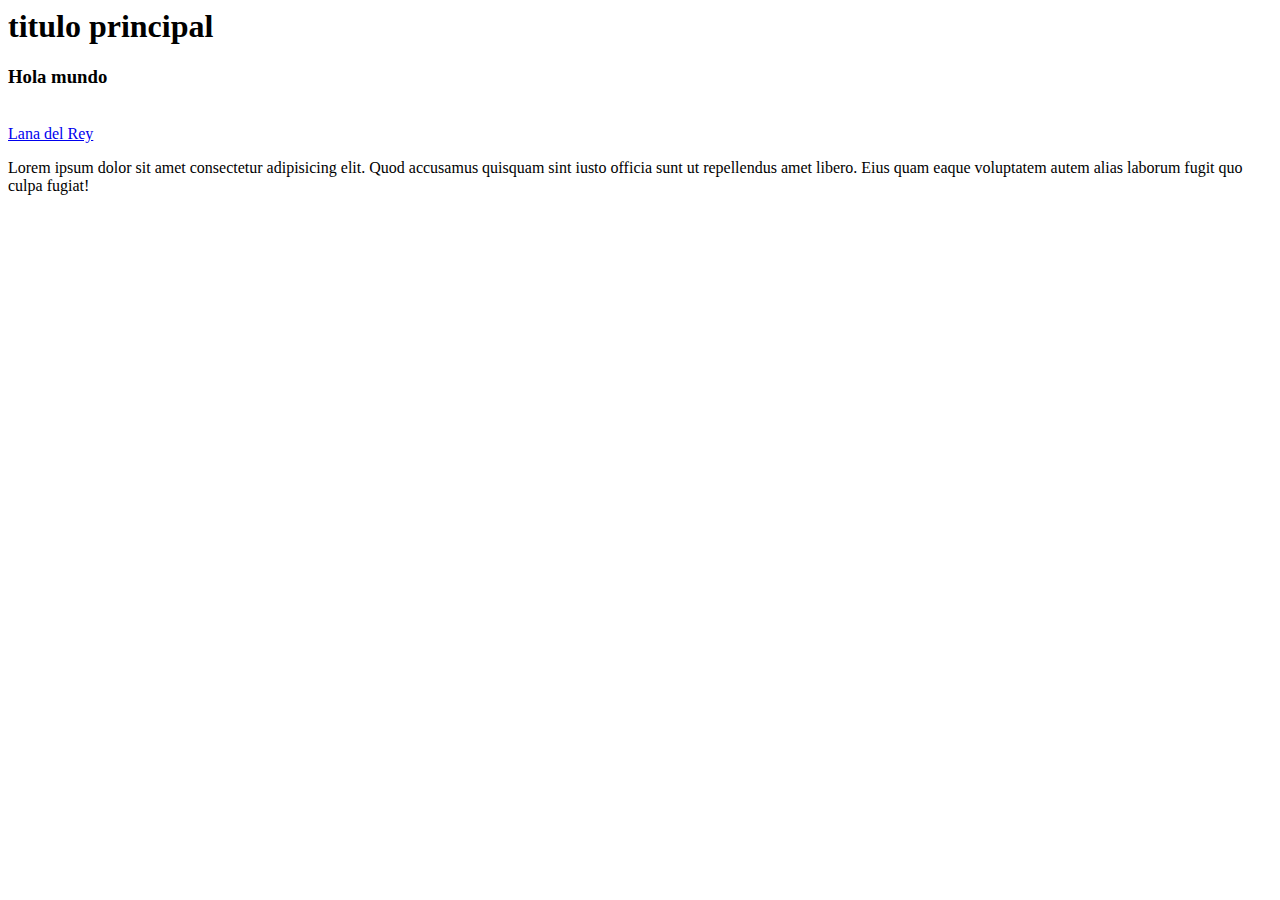
<file: INDEX.html>
<html>   
</html>
<head>
<title>Esta es mi primera pagina web</title>
    <head>
<body>
    <h1>titulo principal</h1>
    <h3>Hola mundo</h3>
    <br>
    
    <a href="artistas/lana de rey.html"> Lana del Rey

    </a>
    <p>Lorem ipsum dolor sit amet consectetur adipisicing elit. Quod accusamus quisquam sint iusto officia sunt ut repellendus amet libero. Eius quam eaque voluptatem autem alias laborum fugit quo culpa fugiat!</p>
</file>
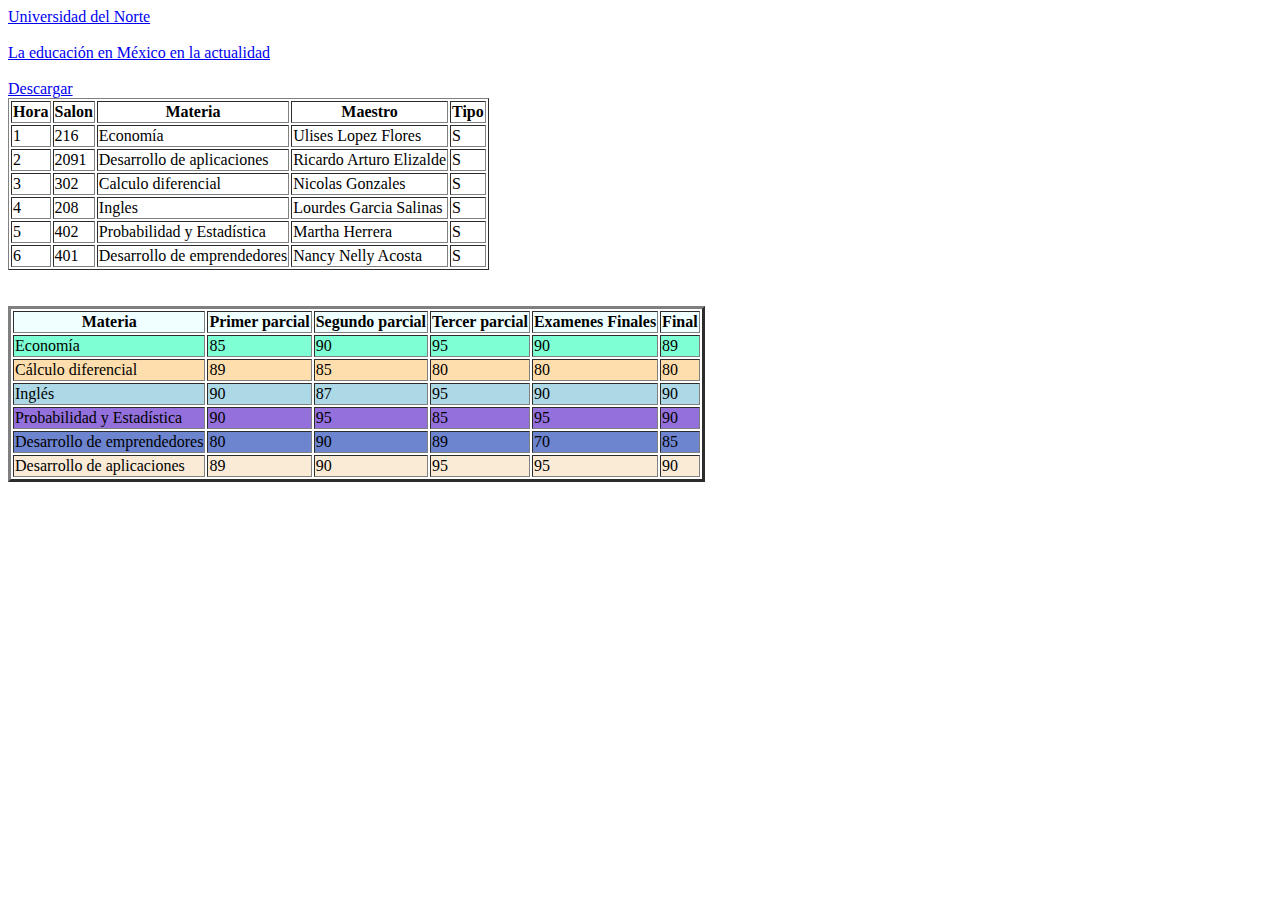
<file: academico.html>
<!DOCTYPE html>
<html lang="en">
<head>
    <meta charset="UTF-8">
    <meta name="viewport" content="width=device-width, initial-scale=1.0">
<title>Academico</title>
</head>
<body>
    <a href="https://www.un.edu.mx/" target="_blank">Universidad del Norte</a>
<br>
<br>

    <a href="https://www.unicef.org/">La educación en México en la actualidad</a>
<br>
<br>
<a href="imagen/CENEFA.png" download="CENEFA.png"> Descargar 
    
<a href="Hola mundo.html"></a>
</a>
<!--Horario de clases-->
<table border="1">
    <tr>
        <th>Hora</th>
        <th>Salon</th>
        <th>Materia</th>
        <th>Maestro</th>
        <th>Tipo</th>
    </tr>
    <tr>
        <td>1</td>
        <td>216</td>
        <td>Economía</td>
        <td>Ulises Lopez Flores</td>
        <td>S</td>
    </tr>
<tr> 
    <td>2</td>
    <td>2091</td>
    <td>Desarrollo de aplicaciones</td>
    <td>Ricardo Arturo Elizalde</td>
    <td>S</td>
</tr>
<tr>
    <td>3</td>
    <td>302</td>
    <td>Calculo diferencial</td>
    <td>Nicolas Gonzales</td>
    <td>S</td>
</tr>
<tr>
    <td>4</td>
    <td>208</td>
    <td>Ingles</td>
    <td>Lourdes Garcia Salinas</td>
    <td>S</td>
</tr>
<tr>
    <td>5</td>
    <td>402</td>
    <td>Probabilidad y Estadística</td>
    <td>Martha Herrera</td>
    <td>S</td>
</tr>
<tr>
    <td>6</td>
    <td>401</td>
    <td>Desarrollo de emprendedores</td>
    <td>Nancy Nelly Acosta</td>
    <td>S</td>
</tr>

</table>
</body>
</html>

<br>
<br>
<!--Tabla avanzada-->
<table border="3">
    <thead style="background-color: azure;">
        <tr>
            <th>Materia</th>
            <th>Primer parcial</th>
            <th>Segundo parcial</th>
            <th>Tercer parcial</th>
            <th>Examenes Finales</th>
            <th>Final</th>
        </tr>
    </thead>
    <tbody style="background-color: aquamarine;">
        <tr>
            <td>Economía</td>
            <td>85</td>
            <td>90</td>
            <td>95</td>
            <td>90</td>
            <td>89</td>
        </tr>
    </tbody>
    <tfoot style="background-color: antiquewhite;">
        <tr>
            <td>Desarrollo de aplicaciones</td>
            <td>89</td>
            <td>90</td>
            <td>95</td>
            <td>95</td>
            <td>90</td>
        </tr>
    </tfoot>
    <tfoot style="background-color:navajowhite;">
        <tr>
            <td>Cálculo diferencial</td>
            <td>89</td>
            <td>85</td>
            <td>80</td>
            <td>80</td>
            <td>80</td>
        </tr>
    </tfoot>
    <tfoot style="background-color: lightblue;">
        <tr>
            <td>Inglés</td>
            <td>90</td>
            <td>87</td>
            <td>95</td>
            <td>90</td>
            <td>90</td>
        </tr>
    </tfoot>
    <tfoot style="background-color: mediumpurple;">
        <tr>
            <td>Probabilidad y Estadística</td>
            <td>90</td>
            <td>95</td>
            <td>85</td>
            <td>95</td>
            <td>90</td>
        </tr>
    </tfoot>
    <tfoot style="background-color: rgb(109, 132, 207);">
        <tr>
            <td>Desarrollo de emprendedores</td>
            <td>80</td>
            <td>90</td>
            <td>89</td>
            <td>70</td>
            <td>85</td>
        </tr>
    </tfoot>
</table>
</file>
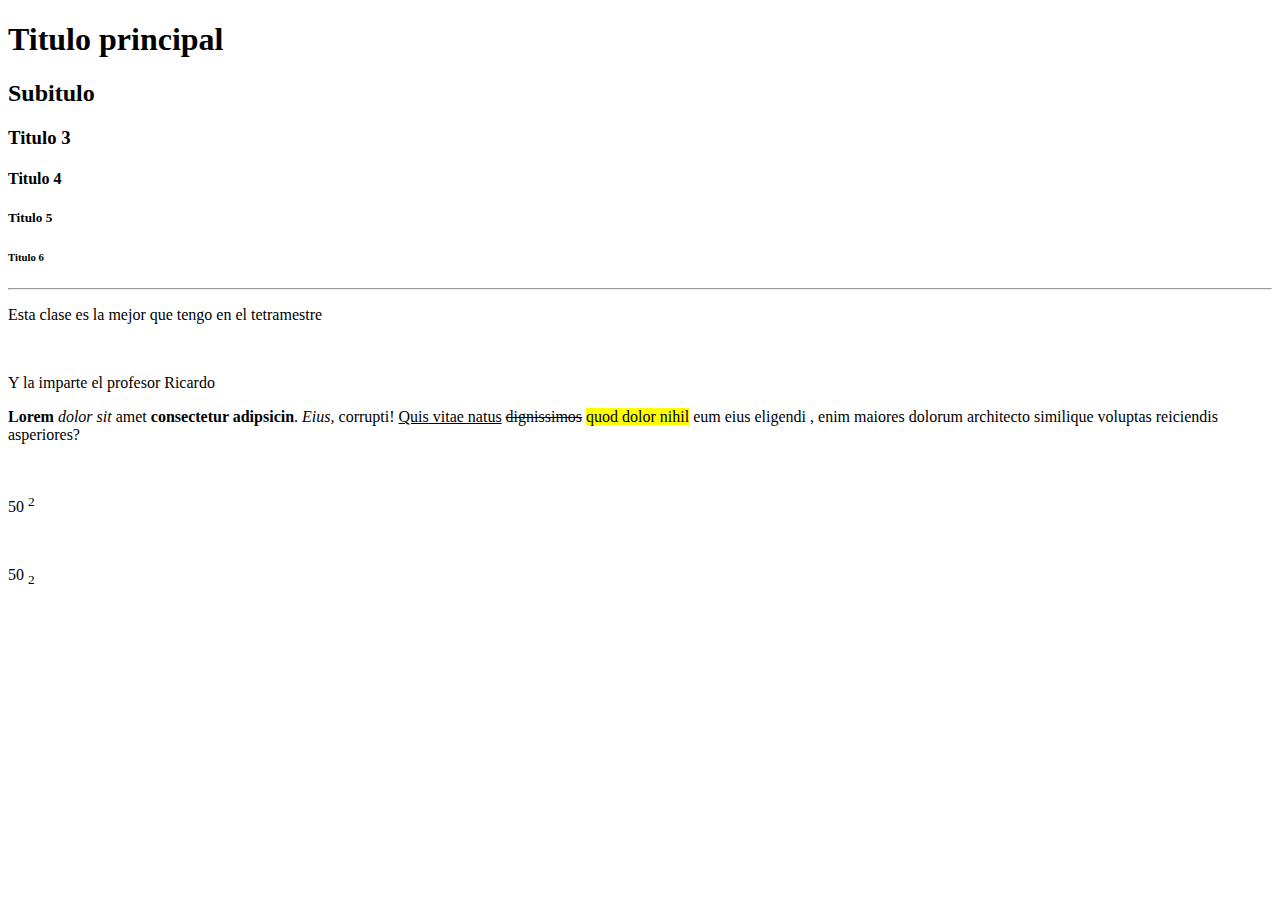
<file: Eti.html>
<!DOCTYPE html>
<html lang="en">
<head>
    <meta charset="UTF-8">
    <meta name="viewport" content="width=device-width, initial-scale=1.0">
    <title>Etiquetas de texto</title>
</head>
<body>
    <!--Aquí enlisto los tipos de tiutlos en HTMl-->
    <h1>Titulo principal</h1>
    <h2>Subitulo</h2>
    <h3>Titulo 3</h3>
    <h4>Titulo 4</h4>
    <h5>Titulo 5</h5>
    <h6>Titulo 6</h6>
    <hr>
    <p>Esta clase es la mejor que tengo en el tetramestre</p>
    <br>
    <p>Y la imparte el profesor Ricardo</p>
    <p> <strong> Lorem </strong> <em>dolor sit</em> amet <b>consectetur adipsicin</b>. <i> Eius,</i> corrupti! <u>Quis vitae natus</u> <s>dignissimos</s> <mark>quod dolor nihil</mark>  <span>eum eius eligendi</span> , enim maiores dolorum architecto similique voluptas reiciendis asperiores?</p>
    <br> 
    <p>50 <sup>2</sup></p>
    <br> 
    <p>50 <sub>2</sub></p>
</body>
</html>
</file>
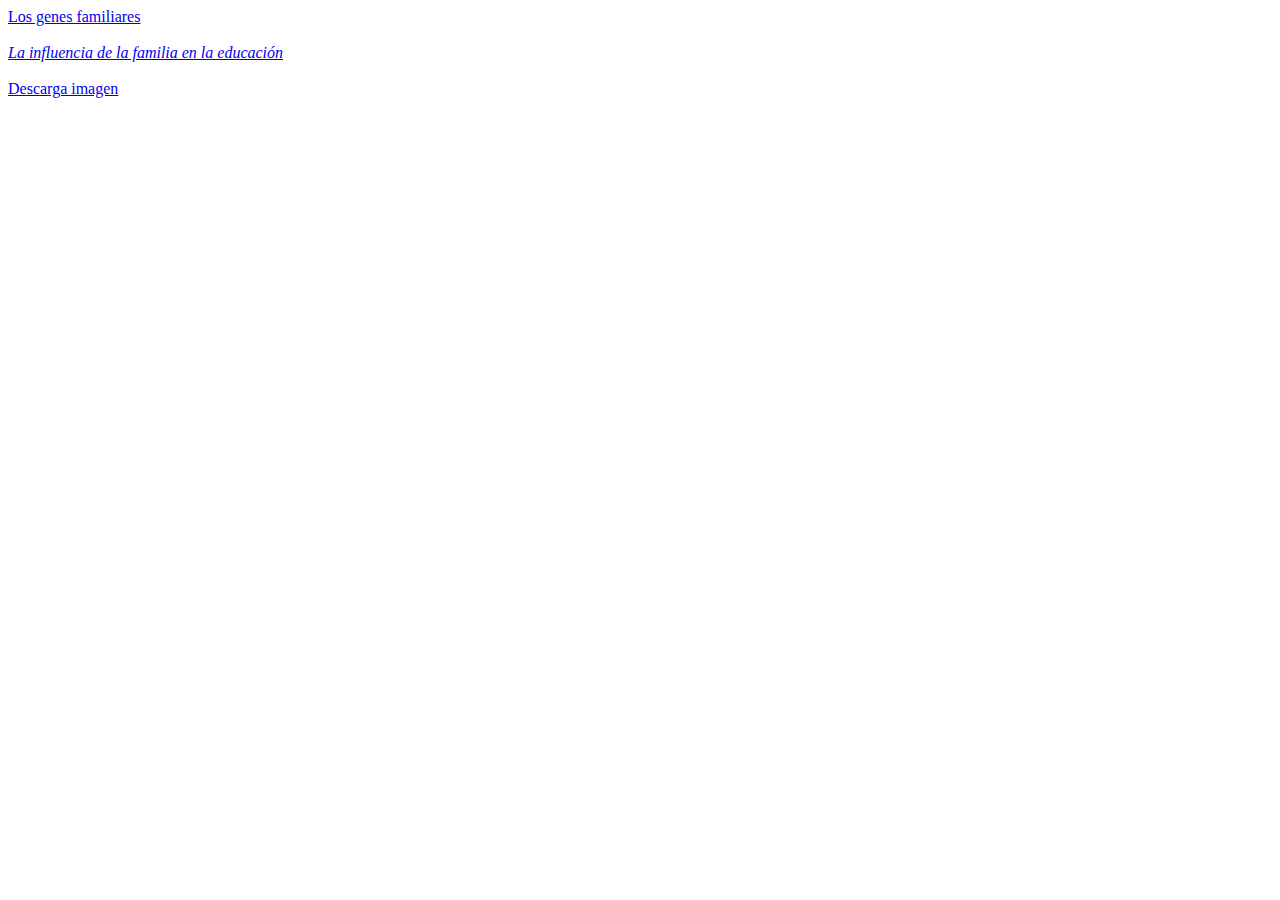
<file: familia.html>
<!DOCTYPE html>
<html lang="en">
<head>
    <meta charset="UTF-8">
    <meta name="viewport" content="width=device-width, initial-scale=1.0">
    <title>La Familia</title>
</head>
<body>
    <a href="https://www.genome.gov/">Los genes familiares</a>
    <br>
    <br>
    <a href="academico.html">
<em>La influencia de la familia en la educación</em>
    </a>
    <br>
    <br>
<a href="imagen/claraboya.webp" download="claraboya.webp"> Descarga imagen </a>

</body>
</html>
</file>
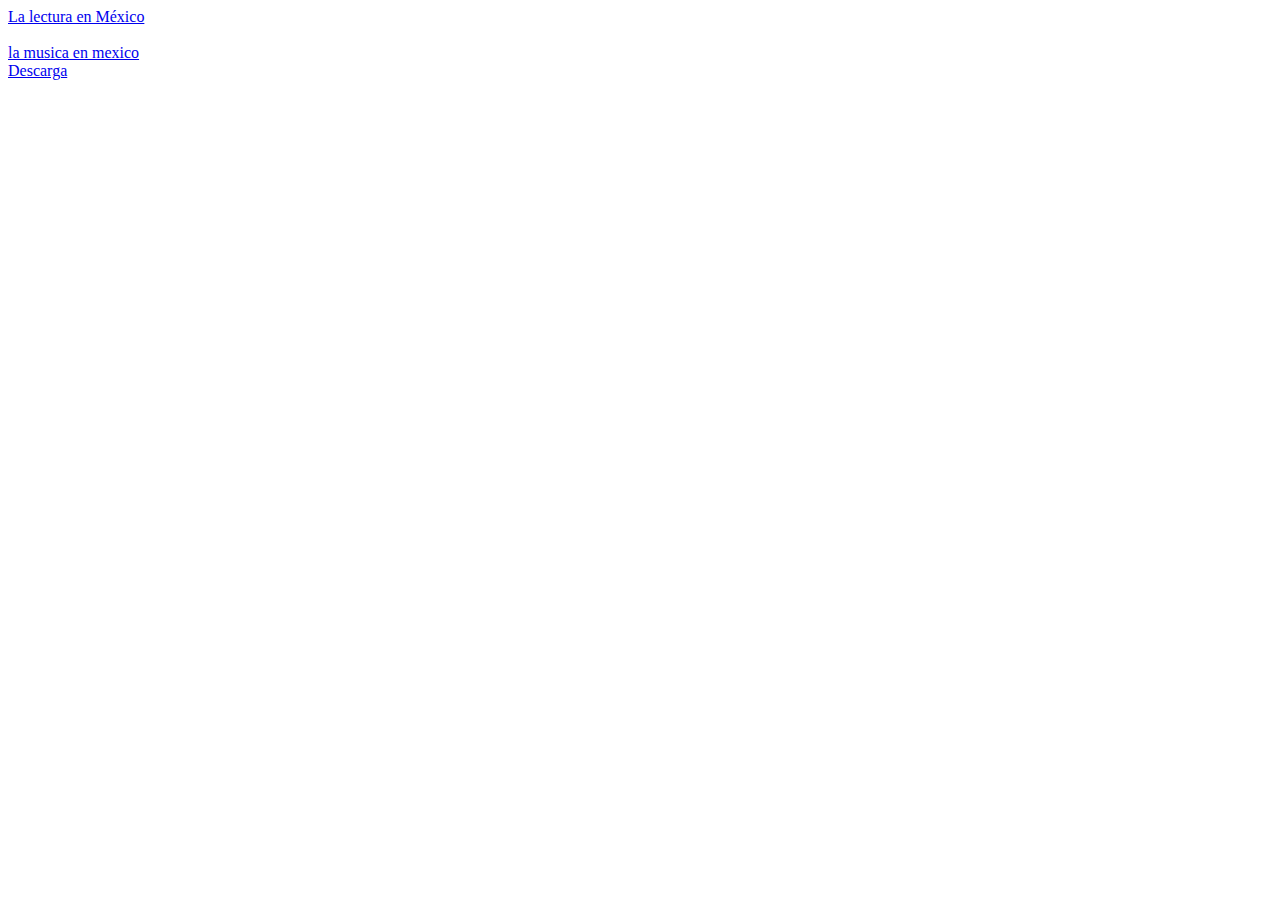
<file: hobies.html>
<!DOCTYPE html>
<html lang="en">
<head>
    <meta charset="UTF-8">
    <meta name="viewport" content="width=device-width, initial-scale=1.0">
    <title>Mis hobbies</title>
</head>
<body>
    <a href="https://www.importancia.cc/lectura/"> La lectura en México

    </a>
<br>
<br>

    <a href="https://www.espectaculosbcn.com/"> la musica en mexico </a>
    <br>
    <a href="imagen/cenefa.webp" download="imagen/cenefa.webp"> Descarga </a>
</body>
</html>
</file>
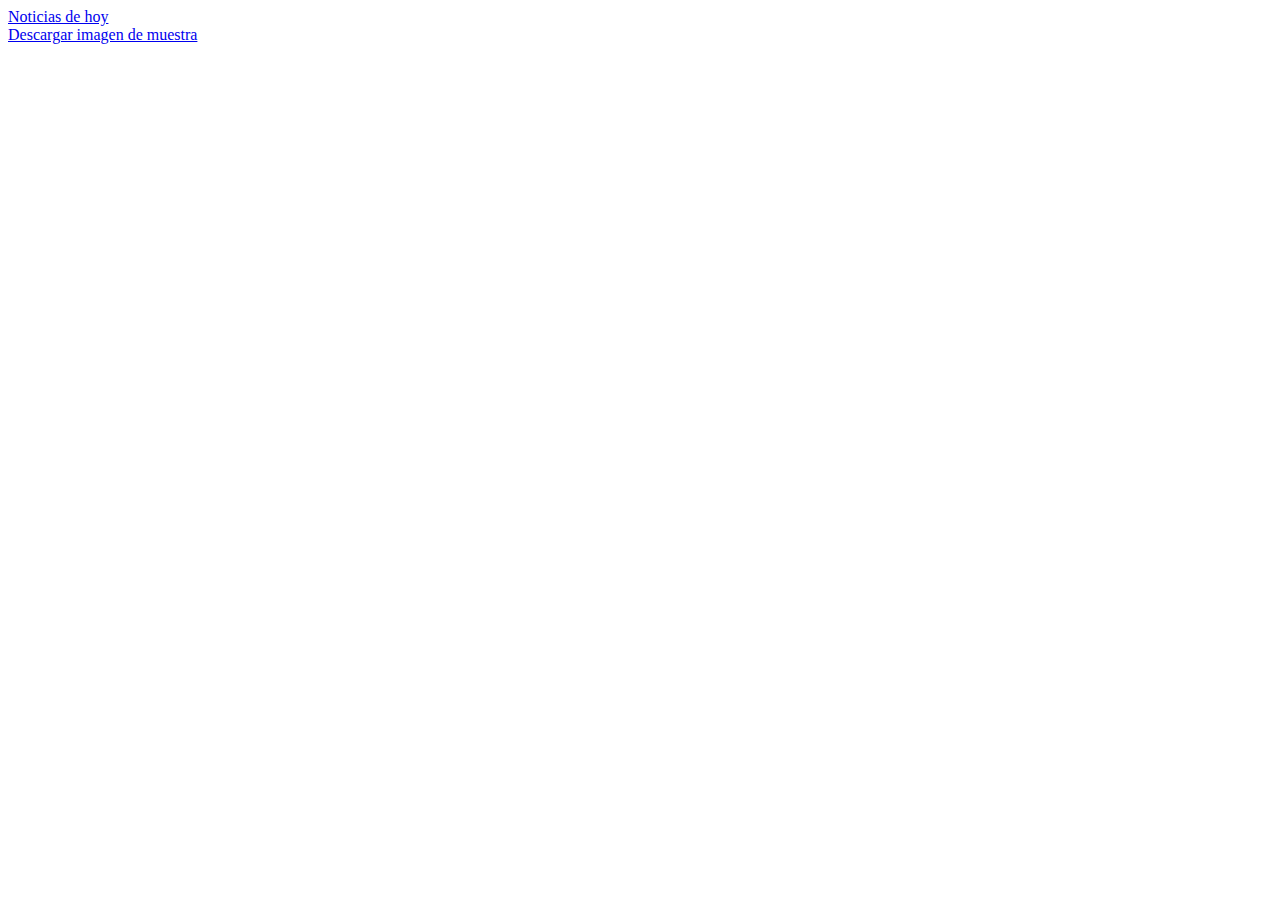
<file: Noticias.html>
<!DOCTYPE html>
<html lang="en">
<head>
    <meta charset="UTF-8">
    <meta name="viewport" content="width=device-width, initial-scale=1.0">
    <title>Noticias</title>
</head>
<body>
    <a href="https://www.eluniversal.com.mx/" target="_blank">Noticias de hoy</a>
<br>
<a href="imagen/kiosko.webp" download="kiosko.webp"> Descargar imagen de muestra

</a>
</body>
</html>
</file>
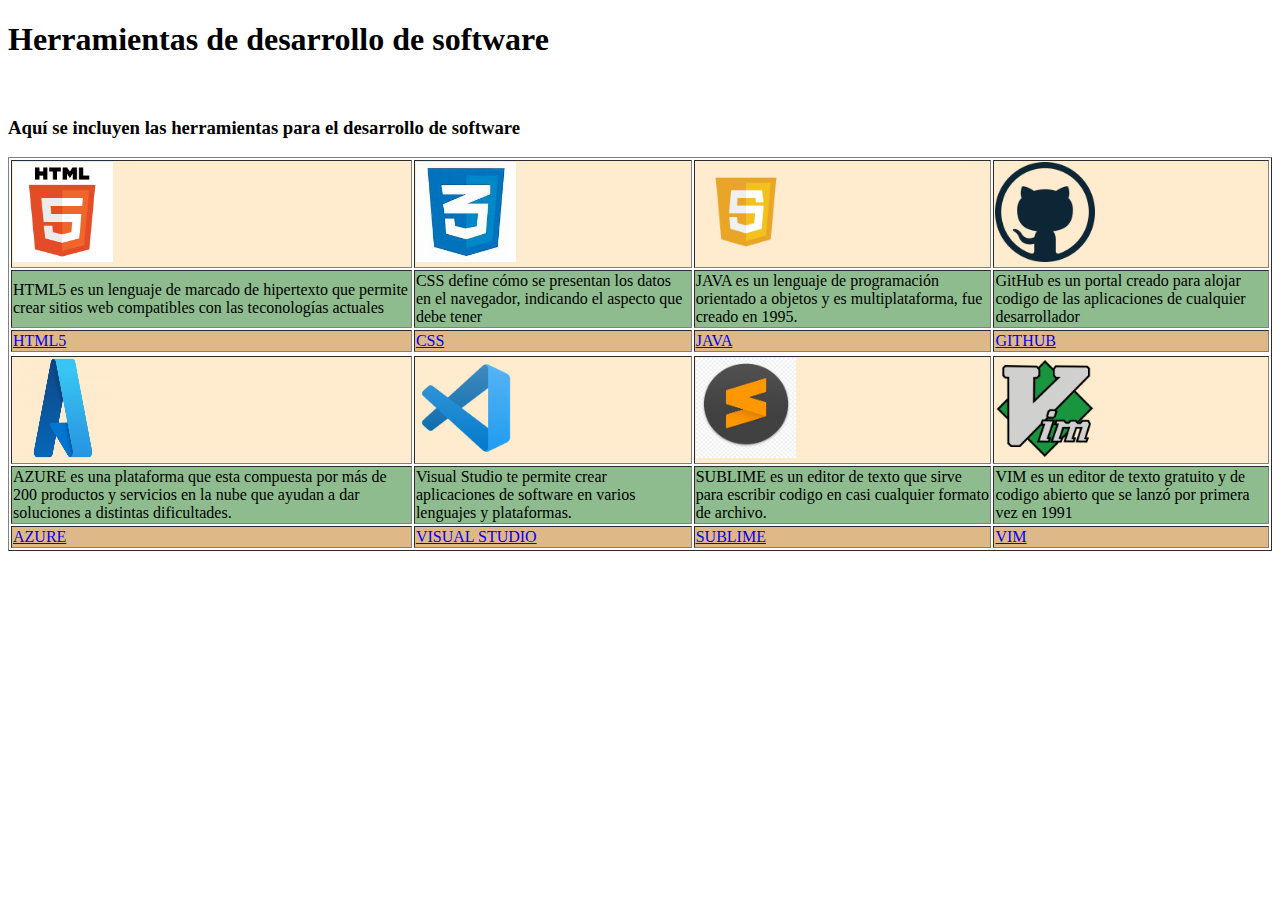
<file: academicoo.html/toolsdesoftware.html>
<!DOCTYPE html>
<html lang="en">
<head>
    <meta charset="UTF-8">
    <meta name="viewport" content="width=device-width, initial-scale=1.0">
    <title>Herramienas de Desarrollo</title>
</head>
<body>
    <h1>Herramientas de desarrollo de software</h1>
        <br>
        <h3> Aquí se incluyen las herramientas para el desarrollo de software</h3>
        
    <!--Se coloca la tabla de ejemplo-->
    <style>
        #border {color: khaki;}
    </style>
    <table border="1">

        <thead>

        </thead>
        <tbody style="background-color: snow;">
               <tr>
                <td style="background-color: blanchedalmond;">
                    <img src="../imagenes/html5-logo.png" width="100px" height="100px">
                </td>
                <td style="background-color: blanchedalmond;">
                    <img src="../imagenes/css.jpeg" width="100px" height="100px">
                </td>
                <td style="background-color: blanchedalmond;">
                    <img src="../imagenes/java.png" width="100px" height="100px">
                </td>
                <td style="background-color: blanchedalmond;">
                    <img src="../imagenes/github.png" width="100px" height="100px">
                </td>
             </tr>
<tr> 
     <td style="background-color: darkseagreen;">HTML5 es un lenguaje de marcado de hipertexto que permite crear sitios web compatibles con las teconologías actuales</td>
    
    <td style="background-color: darkseagreen;">CSS define cómo se presentan los datos en el navegador, indicando el aspecto que debe tener</td>
    
    <td style="background-color: darkseagreen;">JAVA es un lenguaje de programación orientado a objetos y es multiplataforma, fue creado en 1995.</td>
    
    <td style="background-color: darkseagreen;">GitHub es un portal creado para alojar codigo de las aplicaciones de cualquier desarrollador</td>
    
</tr>
            <tr>
                <td style="background-color: burlywood;">
                    <a href="https://desarrolladoresweb.org/"> HTML5 </a>  
                </td>
                <td style="background-color: burlywood;">
                    <a href="https://ebac.mx/"> CSS</a>
                </td>
                <td style="background-color: burlywood;">
                    <a href="https://www.java.com/"> JAVA</a>
                </td>
                <td style="background-color: burlywood;">
                    <a href="https://www.xataka.com/"> GITHUB</a>
                </td>
                

            </tr>
            <tr>
                
            </tr>
            <tr>
                <td style="background-color: blanchedalmond;">
                    <img src="../imagenes/Azure.png" width="100px" height="100px">
                </td>
                <td style="background-color: blanchedalmond;">
                    <img src="../imagenes/visual studio.png" width="100px" height="100px">
                </td>
                <td style="background-color: blanchedalmond;">
                    <img src="../imagenes/sublime.png" width="100px" height="100px">
                </td>
                <td style="background-color: blanchedalmond;">
                    <img src="../imagenes/vim-icon-4.png" width="100px" height="100px">
                </td>
                

             </tr>
<tr> 
    <td style="background-color: darkseagreen;">AZURE es una plataforma que esta compuesta por más de 200 productos y servicios en la nube que ayudan a dar soluciones a distintas dificultades. </td>
    
    <td style="background-color: darkseagreen;">Visual Studio te permite crear aplicaciones de software en varios lenguajes y plataformas. </td>
    
    <td style="background-color: darkseagreen;">SUBLIME es un editor de texto que sirve para escribir codigo en casi cualquier formato de archivo. </td>
    
    <td style="background-color: darkseagreen;">VIM es un editor de texto gratuito y de codigo abierto que se lanzó por primera vez en 1991</td>
    
</tr>
            <tr>
                <td style="background-color: burlywood;">
                <a href="https://azure.microsoft.com/"> AZURE</a>
                </td>
                <td style="background-color: burlywood;">
                    <a href="https://www.arimetrics.com/"> VISUAL STUDIO</a>
                </td>
                <td style="background-color: burlywood;">
                    <a href="https://www.codedonostia.com/">SUBLIME</a>
                </td>
                <td style="background-color: burlywood;">
                    <a href="https://ciberninjas.com/">VIM</a>
                </td>
                
                

        </tbody>
        
        <tfoot>

        </tfoot>
    </table>
    
</body>
</html>
</file>
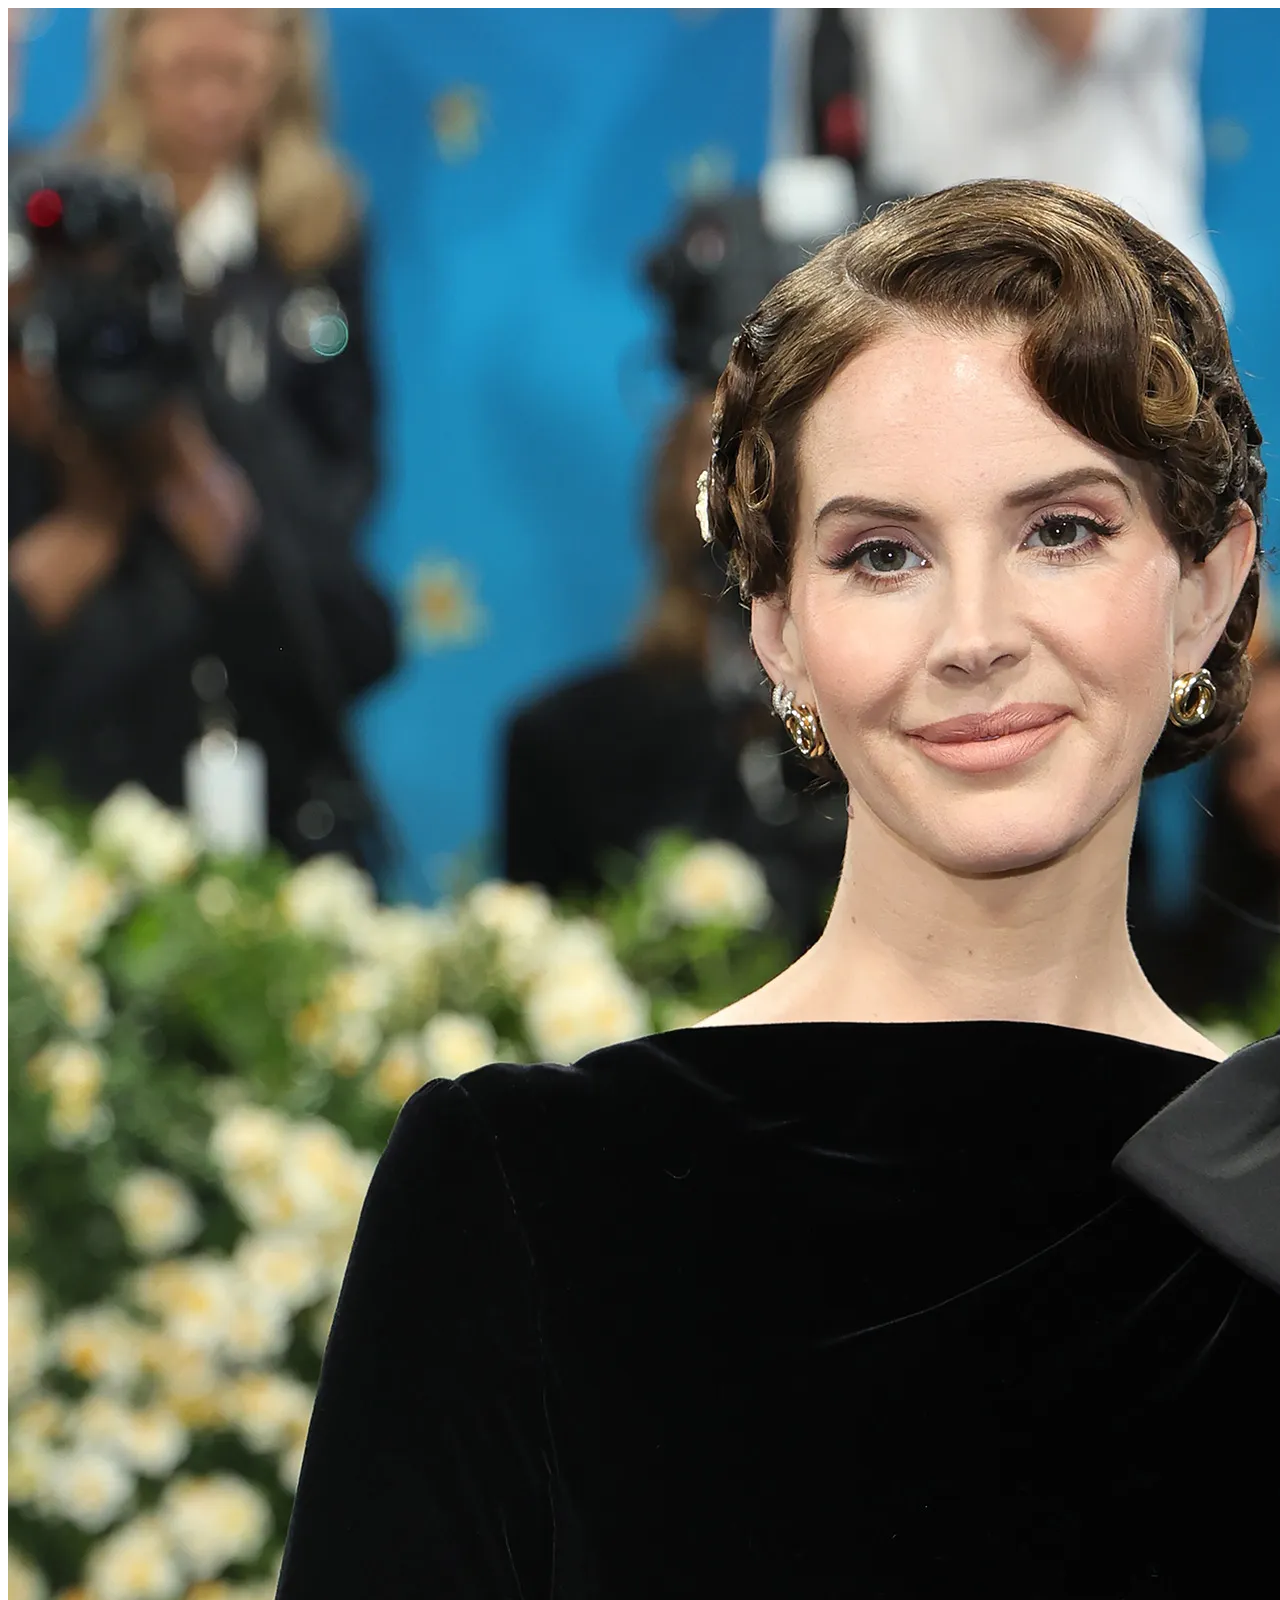
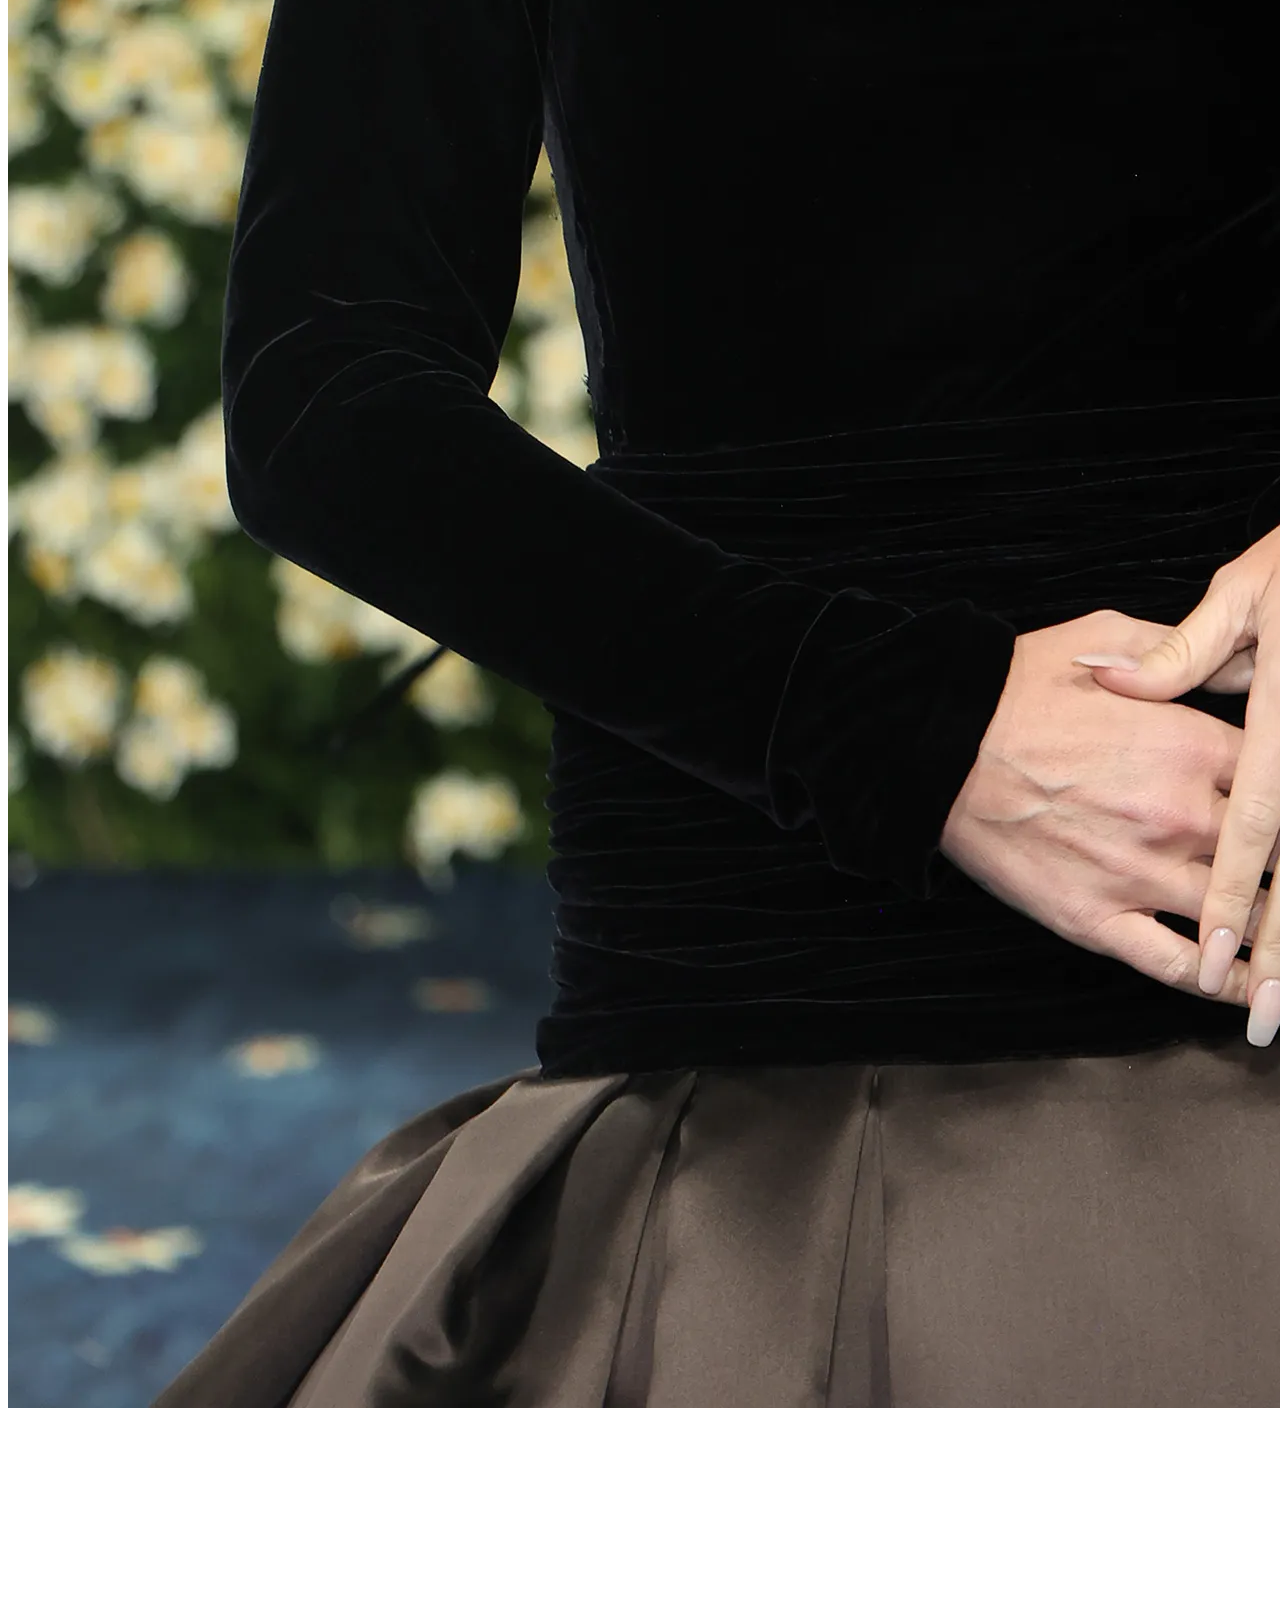
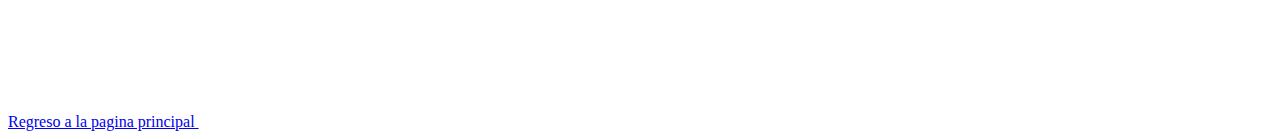
<file: artistas/lana de rey.html>
<!DOCTYPE html>
<html lang="en">
<head>
    <meta charset="UTF-8">
    <meta name="viewport" content="width=device-width, initial-scale=1.0">
    <title>Lana del Rey</title>
</head>
<body>
    <img src="../imagen/lana del rey.webp" alt="Imagen">
    <a href="../Hola mundo.html"> 
        Regreso a la pagina principal

        <iframe width="560" height="315" src="https://www.youtube.com/embed/o_1aF54DO60?si=4ZfXkmqcNTqC6fg-" title="YouTube video player" frameborder="0" allow="accelerometer; autoplay; clipboard-write; encrypted-media; gyroscope; picture-in-picture; web-share" referrerpolicy="strict-origin-when-cross-origin" 
  
         
>a

<br>
<br>
<iframe width="560" height="315" src="https://www.youtube.com/embed/ZFWC4SiZBao?si=XnB6DskriUO8K1Ff" title="YouTube video player" frameborder="0" allow="accelerometer; autoplay; clipboard-write; encrypted-media; gyroscope; picture-in-picture; web-share" referrerpolicy="strict-origin-when-cross-origin" allowfullscreen></iframe>


</body>
</html>
</file>
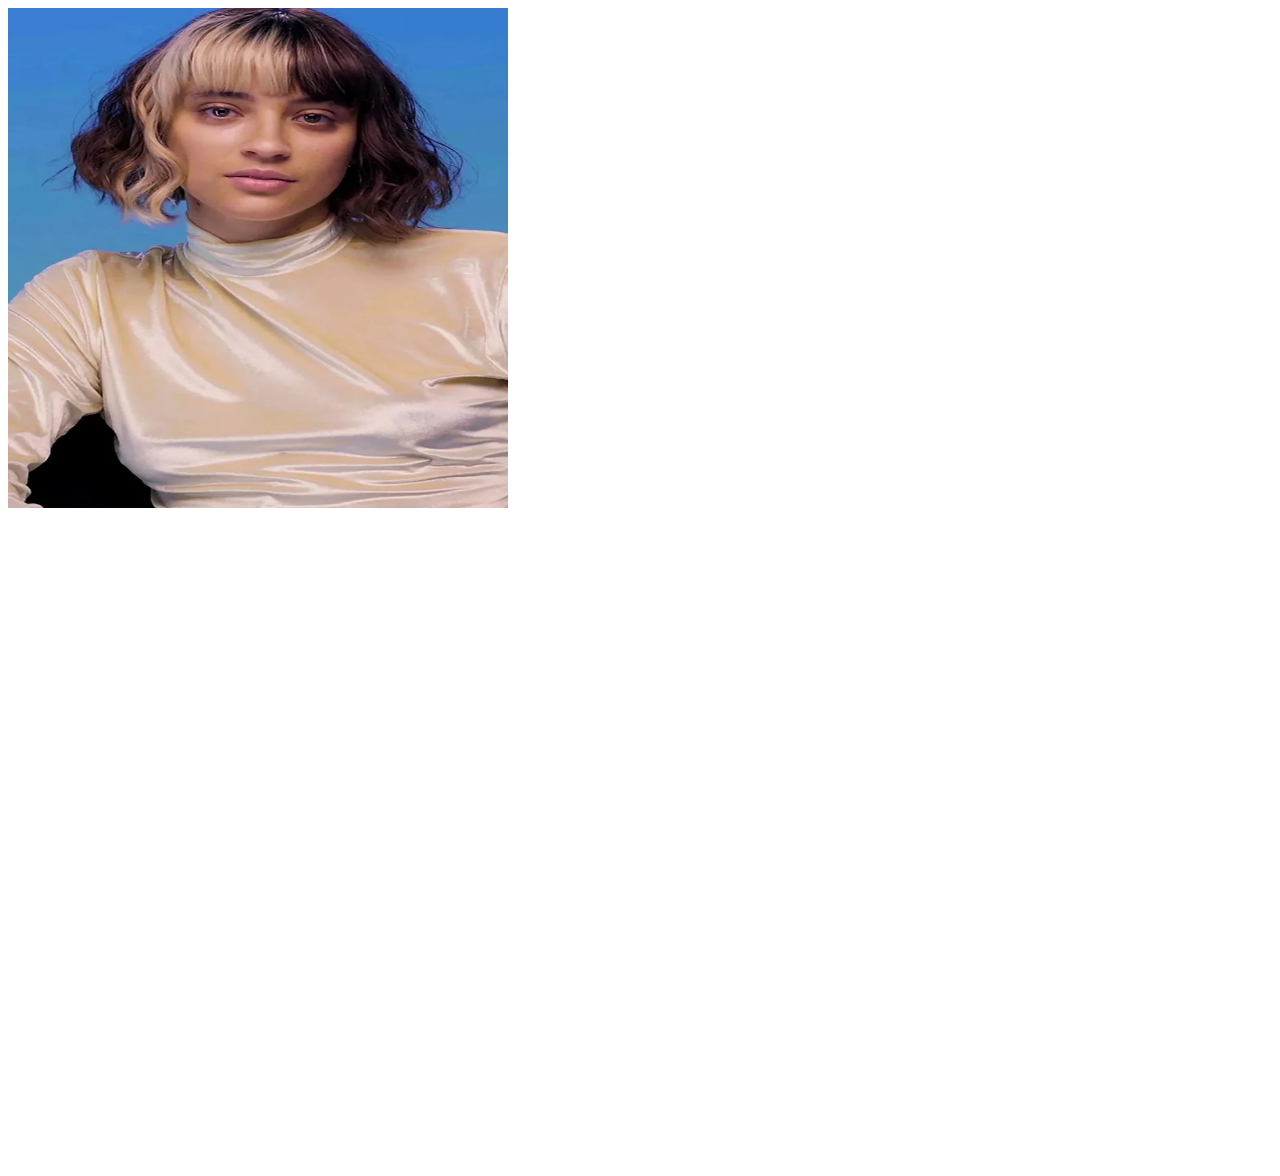
<file: artistas/pomme.html>
<!DOCTYPE html>
<html lang="en">
<head>
    <meta charset="UTF-8">
    <meta name="viewport" content="width=device-width, initial-scale=1.0">
    <title>Pomme</title>
</head>
<body>
<img src="../imagen/pomme.webp" alt="Pomee chantose" width="500" height="500">

<br>

<iframe width="500" height="315" src="https://www.youtube.com/embed/N85s1U4mGbA?si=5X5OrOXS5Tei44Qd" title="YouTube video player" frameborder="0" allow="accelerometer; autoplay; clipboard-write; encrypted-media; gyroscope; picture-in-picture; web-share" referrerpolicy="strict-origin-when-cross-origin"></iframe>

<br>
<br>


<iframe width="560" height="315" src="https://www.youtube.com/embed/EUYc_ST9M-Y?si=tSz2bdy0Sst1CyYW" title="YouTube video player" frameborder="0" allow="accelerometer; autoplay; clipboard-write; encrypted-media; gyroscope; picture-in-picture; web-share" referrerpolicy="strict-origin-when-cross-origin" allowfullscreen></iframe>

</body>
</html>
</file>
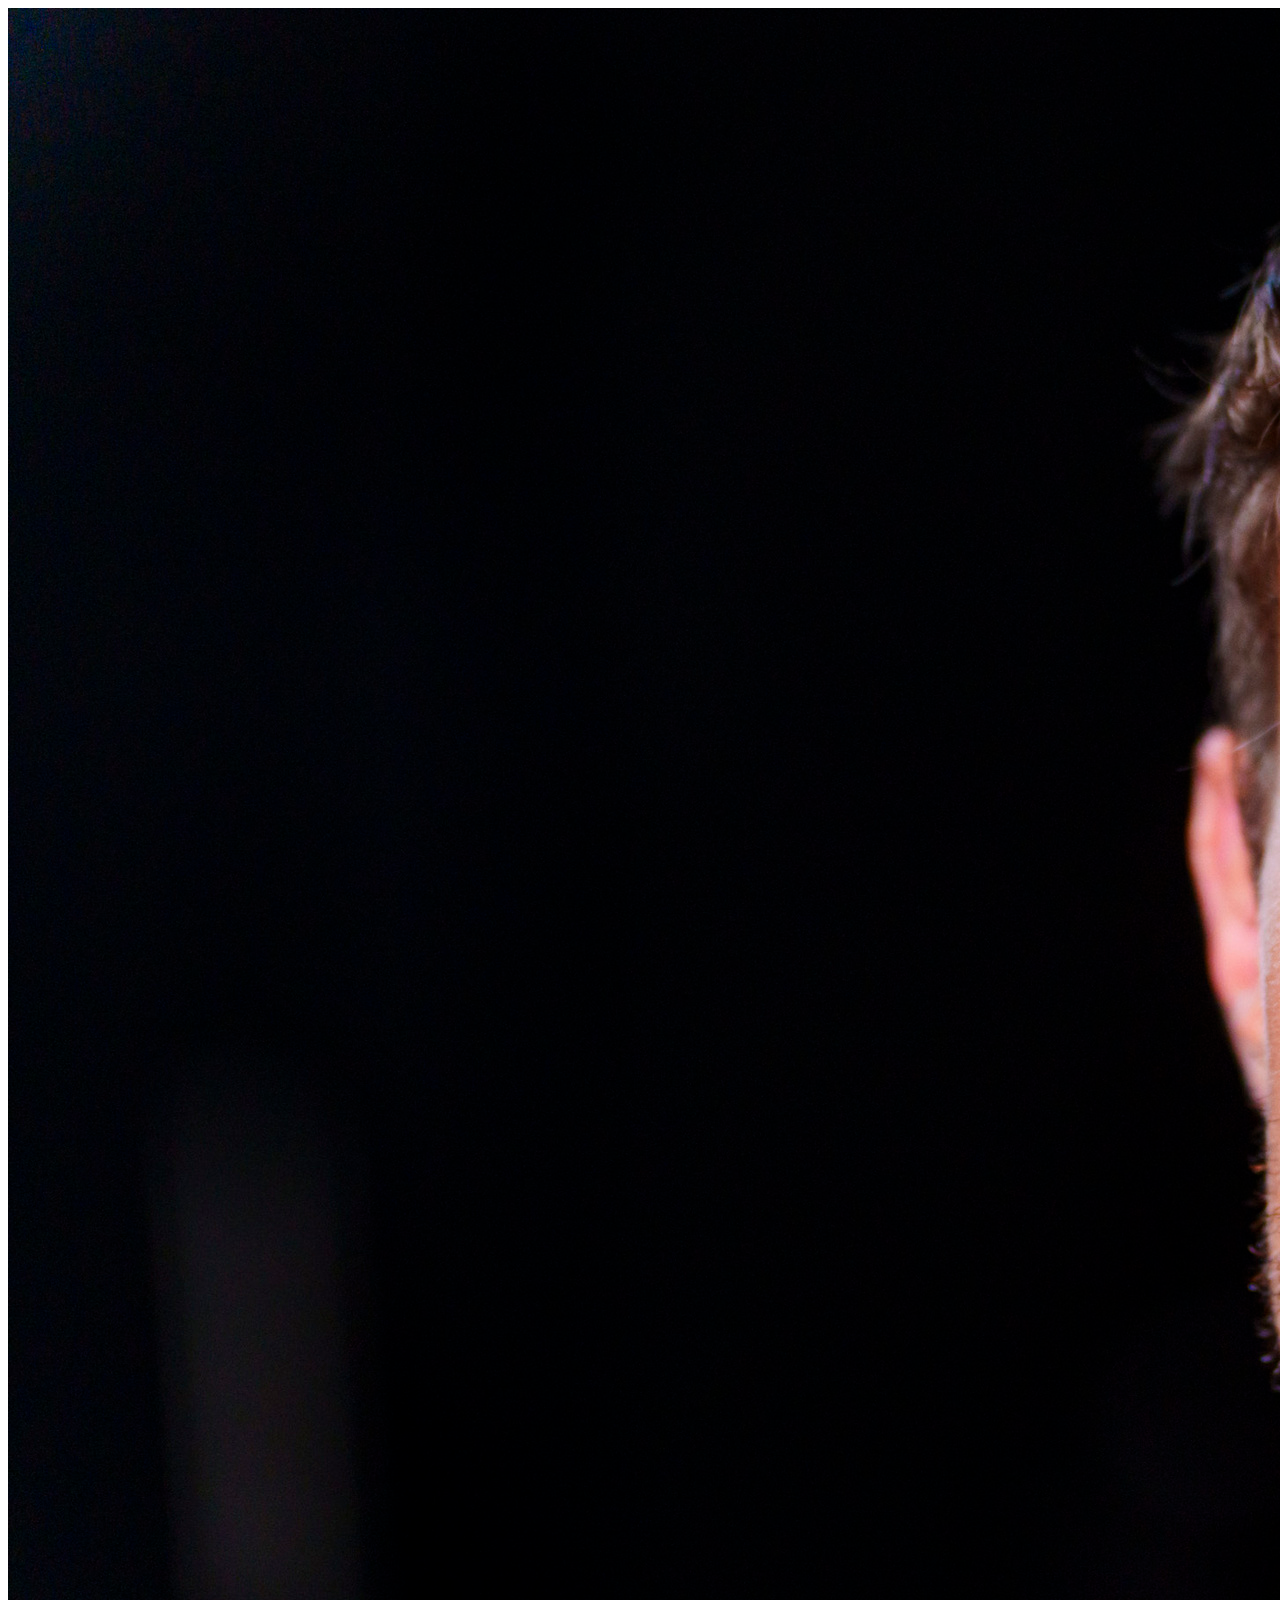
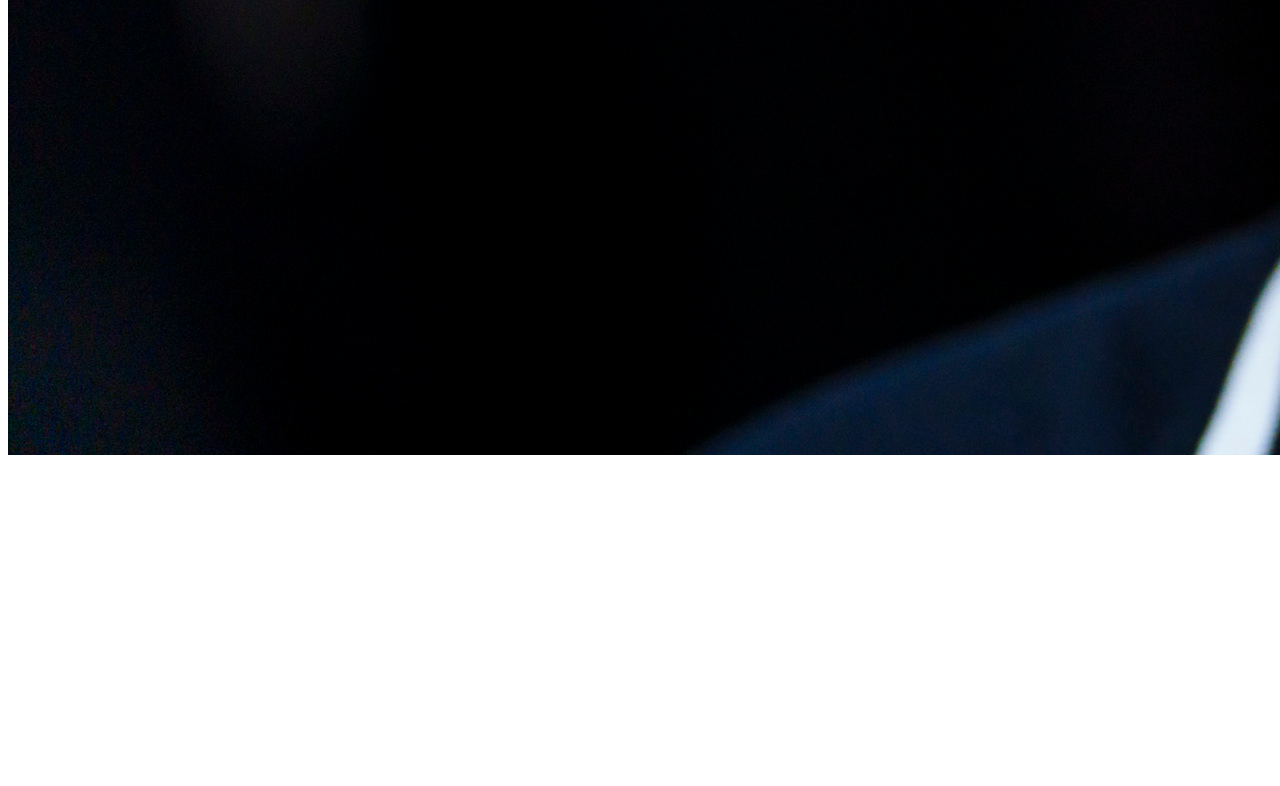
<file: artistas/Sen senra.html>
<!DOCTYPE html>
<html lang="en">
<head>
    <meta charset="UTF-8">
    <meta name="viewport" content="width=device-width, initial-scale=1.0">
    <title> Sen Senra </title>
</head>
<body>
    <img src="../imagen/sen senra.jpg">
    <iframe width="560" height="315" src="https://www.youtube.com/embed/idFGrL2EH8c?si=GMr_Dg26FDQdupkF" title="YouTube video player" frameborder="0" allow="accelerometer; autoplay; clipboard-write; encrypted-media; gyroscope; picture-in-picture; web-share" referrerpolicy="strict-origin-when-cross-origin" allowfullscreen></iframe>
</body>
</html>
</file>
